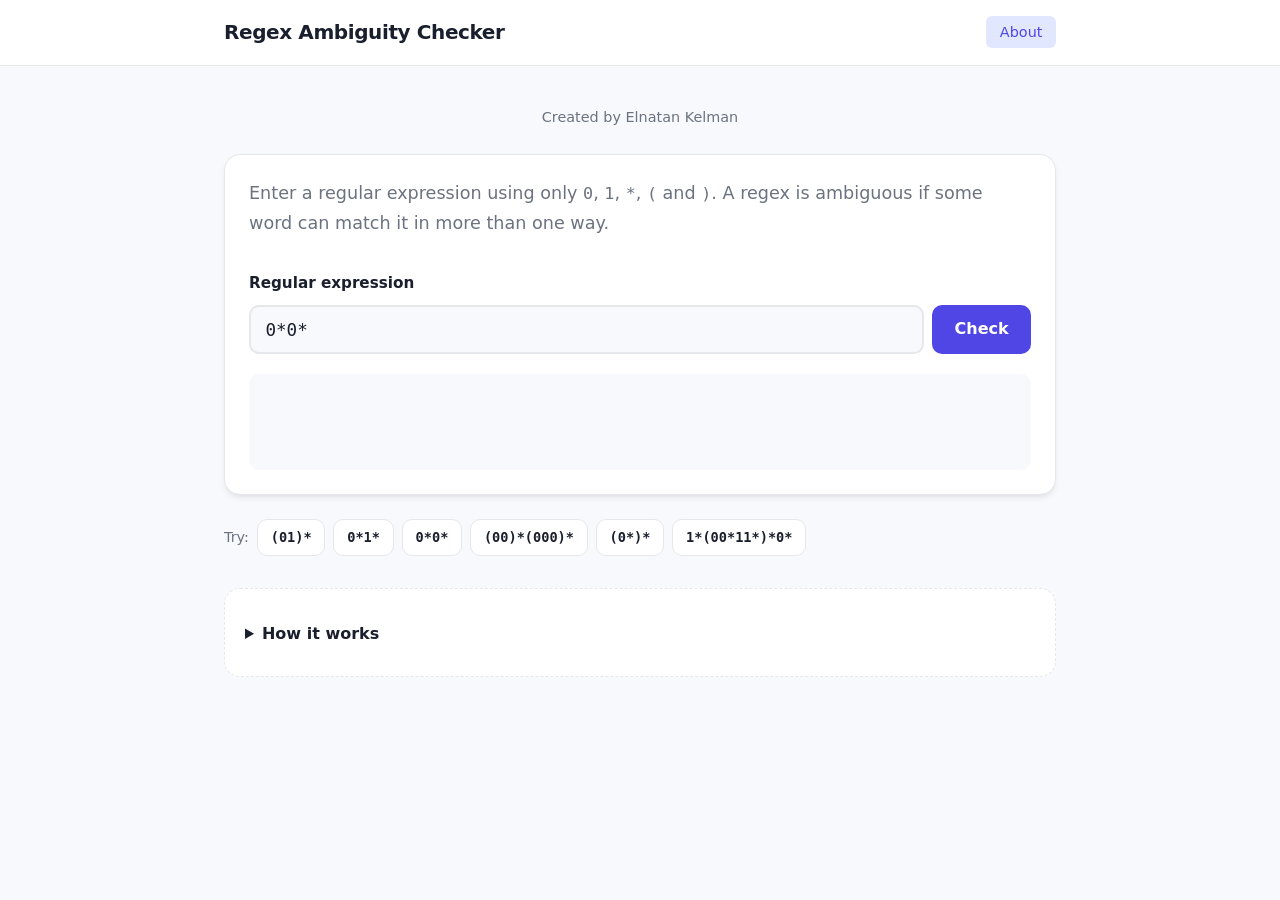
<file: index.html>
<!DOCTYPE html>

<html lang="en">
<head>
  <meta charset="utf-8">
  <meta name="viewport" content="width=device-width, initial-scale=1">
  <title>Regex Ambiguity Checker</title>
  <link rel="stylesheet" href="style.css">
</head>
<body>
  <header class="site-header">
    <div class="header-content">
      <h1>Regex Ambiguity Checker</h1>
      <nav>
        <a href="about.html" class="nav-link">About</a>
      </nav>
    </div>
  </header>

  <main>
    <p class="inspiration-line">Created by Elnatan Kelman</p>

<div class="checker-card">
  <p class="lead">Enter a regular expression using only <code>0</code>, <code>1</code>, <code>*</code>, <code>(</code> and <code>)</code>. A regex is ambiguous if some word can match it in more than one way.</p>

  <label for="regex">Regular expression</label>
  <div class="input-row">
    <input id="regex" type="text" value="0*0*" autocomplete="off" spellcheck="false">
    <button id="check" type="button">
      <span class="btn-text">Check</span>
      <span class="btn-loading" aria-hidden="true">
        <span class="spinner"></span>
        Checking…
      </span>
    </button>
  </div>

  <div id="result" role="status" aria-live="polite"></div>
</div>

<div class="example-chips">
  <span class="examples-label">Try:</span>
  <button type="button" class="chip" data-regex="(01)*">(01)*</button>
  <button type="button" class="chip" data-regex="0*1*">0*1*</button>
  <button type="button" class="chip" data-regex="0*0*">0*0*</button>
  <button type="button" class="chip" data-regex="(00)*(000)*">(00)*(000)*</button>
  <button type="button" class="chip" data-regex="(0*)*">(0*)*</button>
  <button type="button" class="chip" data-regex="1*(00*11*)*0*">1*(00*11*)*0*</button>
</div>

<details class="how-it-works">
  <summary>How it works</summary>
  <p>The expression is parsed into a tree, converted to a Glushkov automaton, and checked for multiple accepting paths on the same word. <a href="about.html#algorithm">Learn more about the algorithm →</a></p>
</details>

  </main>

  <script>
    class Parser {
      constructor(input) {
        this.input = input;
        this.pos = 0;
      }

      parse() {
        const ast = this.parseExpr();
        if (this.pos < this.input.length) {
          throw new Error(`Unexpected character '${this.input[this.pos]}' at position ${this.pos}`);
        }
        return ast;
      }

      parseExpr() {
        return this.parseConcat();
      }

      parseConcat() {
        let left = this.parseUnion();
        while (this.pos < this.input.length) {
          const c = this.input[this.pos];
          if (c === '0' || c === '1' || c === '(') {
            const right = this.parseUnion();
            left = { type: 'cat', left, right };
          } else {
            break;
          }
        }
        return left;
      }

      parseUnion() {
        let left = this.parseStar();
        while (this.pos < this.input.length && this.input[this.pos] === '|') {
          this.pos++;
          const right = this.parseStar();
          left = { type: 'union', left, right };
        }
        return left;
      }

      parseStar() {
        let node = this.parseAtom();
        while (this.pos < this.input.length && this.input[this.pos] === '*') {
          this.pos++;
          node = { type: 'star', child: node };
        }
        return node;
      }

      parseAtom() {
        if (this.pos >= this.input.length) {
          throw new Error('Unexpected end of input');
        }
        const c = this.input[this.pos];
        if (c === '0' || c === '1') {
          this.pos++;
          return { type: 'sym', value: c };
        }
        if (c === '(') {
          this.pos++;
          const inner = this.parseExpr();
          if (this.pos >= this.input.length || this.input[this.pos] !== ')') {
            throw new Error('Missing closing parenthesis');
          }
          this.pos++;
          return inner;
        }
        throw new Error(`Unexpected character '${c}' at position ${this.pos}`);
      }
    }

    class AmbiguityChecker {
      constructor() {
        this.positionCounter = 0;
        this.positions = [];
      }

      check(regex) {
        const parser = new Parser(regex);
        const ast = parser.parse();

        const emptyWays = this.countEmptyMatches(ast);
        if (emptyWays >= 2) {
          return { ambiguous: true, witness: 'ε (empty word)' };
        }

        this.positionCounter = 0;
        this.positions = [];
        const labeled = this.labelPositions(ast);
        
        const nullable = this.computeNullable(labeled);
        const first = this.computeFirst(labeled);
        const last = this.computeLast(labeled);
        const follow = this.computeFollow(labeled);

        const n = this.positionCounter;
        if (n === 0) {
          return { ambiguous: false };
        }

        const transitions = this.buildTransitions(first, follow);

        const accepting = new Set();
        for (const p of last) accepting.add(p);
        if (nullable) accepting.add(-1);

        const result = this.searchProduct(transitions, accepting);
        return result;
      }

      countEmptyMatches(node) {
        if (!node) return 0;
        switch (node.type) {
          case 'sym': return 0;
          case 'cat': {
            const leftWays = this.countEmptyMatches(node.left);
            if (leftWays === 0) return 0;
            const rightWays = this.countEmptyMatches(node.right);
            return Math.min(2, leftWays * rightWays);
          }
          case 'union': {
            const leftWays = this.countEmptyMatches(node.left);
            const rightWays = this.countEmptyMatches(node.right);
            return Math.min(2, leftWays + rightWays);
          }
          case 'star': {
            const childWays = this.countEmptyMatches(node.child);
            return childWays > 0 ? 2 : 1;
          }
          default: return 1;
        }
      }

      labelPositions(node) {
        if (!node) return node;
        switch (node.type) {
          case 'sym': {
            const pos = this.positionCounter++;
            this.positions.push({ pos, symbol: node.value });
            return { ...node, position: pos };
          }
          case 'cat':
            return { ...node, left: this.labelPositions(node.left), right: this.labelPositions(node.right) };
          case 'union':
            return { ...node, left: this.labelPositions(node.left), right: this.labelPositions(node.right) };
          case 'star':
            return { ...node, child: this.labelPositions(node.child) };
          default:
            return node;
        }
      }

      computeNullable(node) {
        if (!node) return true;
        switch (node.type) {
          case 'sym': return false;
          case 'cat': return this.computeNullable(node.left) && this.computeNullable(node.right);
          case 'union': return this.computeNullable(node.left) || this.computeNullable(node.right);
          case 'star': return true;
          default: return true;
        }
      }

      computeFirst(node) {
        const result = new Set();
        this.collectFirst(node, result);
        return result;
      }

      collectFirst(node, set) {
        if (!node) return;
        switch (node.type) {
          case 'sym':
            set.add(node.position);
            break;
          case 'cat':
            this.collectFirst(node.left, set);
            if (this.computeNullable(node.left)) {
              this.collectFirst(node.right, set);
            }
            break;
          case 'union':
            this.collectFirst(node.left, set);
            this.collectFirst(node.right, set);
            break;
          case 'star':
            this.collectFirst(node.child, set);
            break;
        }
      }

      computeLast(node) {
        const result = new Set();
        this.collectLast(node, result);
        return result;
      }

      collectLast(node, set) {
        if (!node) return;
        switch (node.type) {
          case 'sym':
            set.add(node.position);
            break;
          case 'cat':
            if (this.computeNullable(node.right)) {
              this.collectLast(node.left, set);
            }
            this.collectLast(node.right, set);
            break;
          case 'union':
            this.collectLast(node.left, set);
            this.collectLast(node.right, set);
            break;
          case 'star':
            this.collectLast(node.child, set);
            break;
        }
      }

      computeFollow(node) {
        const follow = new Map();
        this.collectFollow(node, follow);
        return follow;
      }

      collectFollow(node, followMap) {
        if (!node) return;
        switch (node.type) {
          case 'sym':
            break;
          case 'cat': {
            const lastLeft = this.collectLastAsSet(node.left);
            const firstRight = this.collectFirstAsSet(node.right);
            for (const p of lastLeft) {
              if (!followMap.has(p)) followMap.set(p, new Set());
              for (const q of firstRight) followMap.get(p).add(q);
            }
            this.collectFollow(node.left, followMap);
            this.collectFollow(node.right, followMap);
            break;
          }
          case 'union':
            this.collectFollow(node.left, followMap);
            this.collectFollow(node.right, followMap);
            break;
          case 'star': {
            const lastSet = this.collectLastAsSet(node.child);
            const firstSet = this.collectFirstAsSet(node.child);
            for (const p of lastSet) {
              if (!followMap.has(p)) followMap.set(p, new Set());
              for (const q of firstSet) followMap.get(p).add(q);
            }
            this.collectFollow(node.child, followMap);
            break;
          }
        }
      }

      collectFirstAsSet(node) {
        const set = new Set();
        this.collectFirst(node, set);
        return set;
      }

      collectLastAsSet(node) {
        const set = new Set();
        this.collectLast(node, set);
        return set;
      }

      buildTransitions(first, follow) {
        const transitions = new Map();
        
        for (const pos of first) {
          const sym = this.positions.find(p => p.pos === pos)?.symbol;
          if (!transitions.has(-1)) transitions.set(-1, new Map());
          if (!transitions.get(-1).has(sym)) transitions.get(-1).set(sym, []);
          transitions.get(-1).get(sym).push(pos);
        }
        
        for (const [p, follows] of follow) {
          for (const q of follows) {
            const sym = this.positions.find(pos => pos.pos === q)?.symbol;
            if (!transitions.has(p)) transitions.set(p, new Map());
            if (!transitions.get(p).has(sym)) transitions.get(p).set(sym, []);
            transitions.get(p).get(sym).push(q);
          }
        }
        
        return transitions;
      }

      searchProduct(transitions, accepting) {
        const startState = [-1, -1];
        
        const visited = new Set();
        const queue = [startState];
        visited.add(this.stateKey(startState));
        
        const reachable = new Set();
        reachable.add(this.stateKey(startState));
        
        while (queue.length > 0) {
          const [p, q] = queue.shift();
          
          const pTrans = transitions.get(p) || new Map();
          const qTrans = transitions.get(q) || new Map();
          
          for (const [sym, pTargets] of pTrans) {
            const qTargets = qTrans.get(sym) || [];
            for (const pNext of pTargets) {
              for (const qNext of qTargets) {
                const key = this.stateKey([pNext, qNext]);
                if (!visited.has(key)) {
                  visited.add(key);
                  reachable.add(key);
                  queue.push([pNext, qNext]);
                }
              }
            }
          }
        }
        
        const reverseTrans = new Map();
        for (const [from, syms] of transitions) {
          for (const [sym, targets] of syms) {
            for (const to of targets) {
              if (!reverseTrans.has(to)) reverseTrans.set(to, new Map());
              if (!reverseTrans.get(to).has(sym)) reverseTrans.get(to).set(sym, []);
              reverseTrans.get(to).get(sym).push(from);
            }
          }
        }
        
        const coReachable = new Set();
        const coQueue = [];
        
        for (const a of accepting) {
          for (const b of accepting) {
            const key = this.stateKey([a, b]);
            if (reachable.has(key)) {
              coReachable.add(key);
              coQueue.push([a, b]);
            }
          }
        }
        
        const coVisited = new Set(coReachable);
        while (coQueue.length > 0) {
          const [p, q] = coQueue.shift();
          
          const pRev = reverseTrans.get(p) || new Map();
          const qRev = reverseTrans.get(q) || new Map();
          
          for (const [sym, pSources] of pRev) {
            const qSources = qRev.get(sym) || [];
            for (const pPrev of pSources) {
              for (const qPrev of qSources) {
                const key = this.stateKey([pPrev, qPrev]);
                if (!coVisited.has(key) && reachable.has(key)) {
                  coVisited.add(key);
                  coReachable.add(key);
                  coQueue.push([pPrev, qPrev]);
                }
              }
            }
          }
        }
        
        for (const key of reachable) {
          if (coReachable.has(key)) {
            const [p, q] = this.parseStateKey(key);
            if (p !== q) {
              const word = this.reconstructWord([p, q], transitions, accepting);
              return { ambiguous: true, witness: word ? `"${word}"` : 'some word' };
            }
          }
        }
        
        return { ambiguous: false };
      }

      stateKey([p, q]) {
        return `${p}:${q}`;
      }

      parseStateKey(key) {
        const [p, q] = key.split(':').map(Number);
        return [p, q];
      }

      reconstructWord(divergentState, transitions, accepting) {
        const [targetP, targetQ] = divergentState;
        const startState = [-1, -1];
        
        const visited = new Map();
        visited.set(this.stateKey(startState), '');
        const queue = [startState];
        
        while (queue.length > 0) {
          const [p, q] = queue.shift();
          const word = visited.get(this.stateKey([p, q]));
          
          if (p === targetP && q === targetQ) {
            if (accepting.has(p) && accepting.has(q)) {
              return word;
            }
            const pTrans = transitions.get(p) || new Map();
            const qTrans = transitions.get(q) || new Map();
            
            for (const [sym, pTargets] of pTrans) {
              const qTargets = qTrans.get(sym) || [];
              for (const pNext of pTargets) {
                for (const qNext of qTargets) {
                  if (accepting.has(pNext) && accepting.has(qNext)) {
                    return word + sym;
                  }
                }
              }
            }
            return word;
          }
          
          const pTrans = transitions.get(p) || new Map();
          const qTrans = transitions.get(q) || new Map();
          
          for (const [sym, pTargets] of pTrans) {
            const qTargets = qTrans.get(sym) || [];
            for (const pNext of pTargets) {
              for (const qNext of qTargets) {
                const key = this.stateKey([pNext, qNext]);
                if (!visited.has(key)) {
                  visited.set(key, word + sym);
                  queue.push([pNext, qNext]);
                }
              }
            }
          }
        }
        
        return null;
      }
    }

    const checker = new AmbiguityChecker();
    const checkBtn = document.getElementById('check');
    const regexInput = document.getElementById('regex');
    const resultDiv = document.getElementById('result');

    checkBtn.addEventListener('click', function() {
      const btn = this;
      const regexValue = regexInput.value.trim();
      
      btn.classList.add('loading');
      resultDiv.style.opacity = '0';
      
      setTimeout(() => {
        btn.classList.remove('loading');
        resultDiv.style.opacity = '1';
        
        if (regexValue === '') {
          resultDiv.innerHTML = '<p class="verdict bad">⚠ Please enter a regex</p>';
          resultDiv.className = 'result-box error';
          return;
        }
        
        try {
          const result = checker.check(regexValue);
          
          if (result.ambiguous) {
            resultDiv.innerHTML = `<p class="verdict bad">⚠ Ambiguous</p><p class="witness">Witness: ${result.witness}</p>`;
            resultDiv.className = 'result-box bad';
          } else {
            resultDiv.innerHTML = '<p class="verdict good">✓ Unambiguous</p><p class="witness">Each word has exactly one matching path.</p>';
            resultDiv.className = 'result-box good';
          }
        } catch (e) {
          resultDiv.innerHTML = `<p class="verdict bad">⚠ Error: ${e.message}</p>`;
          resultDiv.className = 'result-box error';
        }
      }, 300);
    });

    document.querySelectorAll('.chip').forEach(chip => {
      chip.addEventListener('click', function() {
        regexInput.value = this.dataset.regex;
        resultDiv.innerHTML = '';
        resultDiv.className = 'result-box';
        regexInput.focus();
      });
    });

    regexInput.addEventListener('keypress', function(e) {
      if (e.key === 'Enter') checkBtn.click();
    });
  </script>
<script data-goatcounter="https://ekthegoat.goatcounter.com/count"
        async src="//gc.zgo.at/count.js"></script>
</body>
</html>
</file>
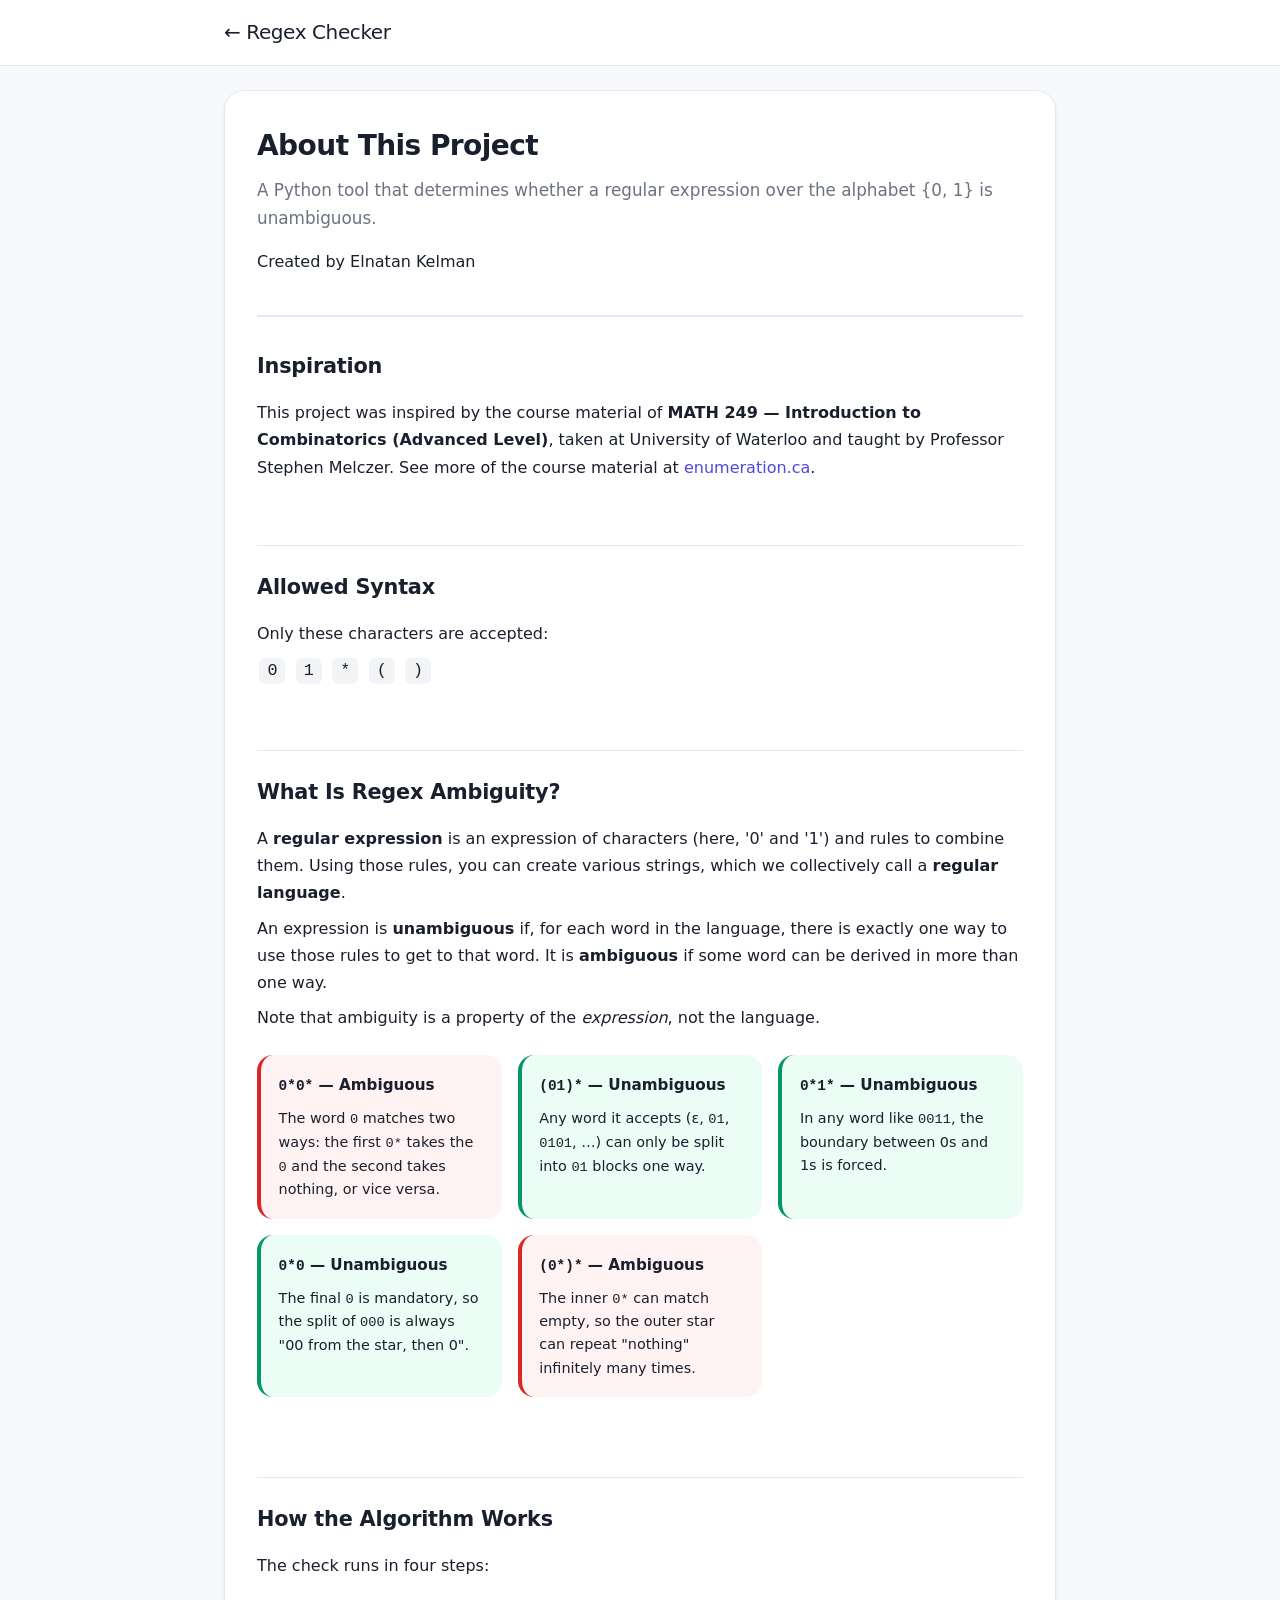
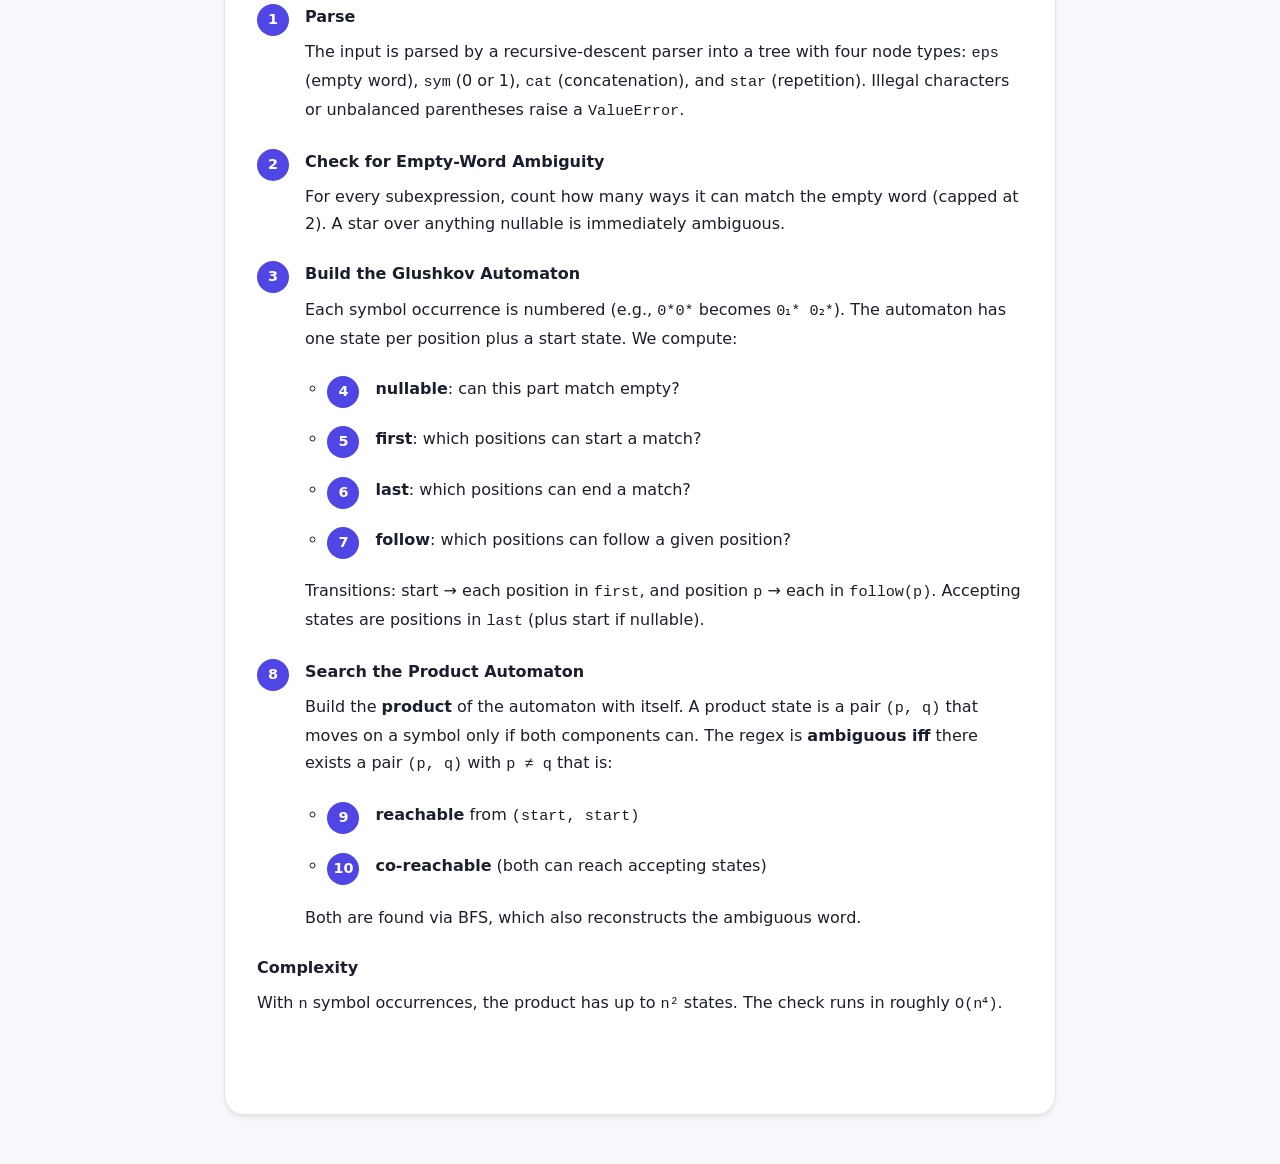
<file: about.html>
<!DOCTYPE html>

<html lang="en">
<head>
  <meta charset="utf-8">
  <meta name="viewport" content="width=device-width, initial-scale=1">
  <title>About — Regex Ambiguity Checker</title>
  <link rel="stylesheet" href="style.css">
</head>
<body>
  <header class="site-header">
    <div class="header-content">
      <h1><a href="index.html" class="back-link">← Regex Checker</a></h1>
    </div>
  </header>

  <main class="about-page">
    <article class="content-article">
      <header class="article-header">
        <h2>About This Project</h2>
        <p class="article-intro">A Python tool that determines whether a regular expression over the alphabet {0, 1} is unambiguous.</p>
        <p>Created by Elnatan Kelman</p>
      </header>

  <section id="inspiration">
    <h3>Inspiration</h3>
    <p>This project was inspired by the course material of <strong>MATH 249 — Introduction to Combinatorics (Advanced Level)</strong>, taken at University of Waterloo and taught by Professor Stephen Melczer. See more of the course material at <a href="https://enumeration.ca" target="_blank" rel="noopener">enumeration.ca</a>.</p>
  </section>

  <section id="syntax">
    <h3>Allowed Syntax</h3>
    <p>Only these characters are accepted:</p>
    <p class="syntax-list"><code>0</code> <code>1</code> <code>*</code> <code>(</code> <code>)</code></p>
  </section>


  <section id="what-is-ambiguity">
    <h3>What Is Regex Ambiguity?</h3>
    <p>A <strong>regular expression</strong> is an expression of characters (here, '0' and '1') and rules to combine them. Using those rules, you can create various strings, which we collectively call a <strong>regular language</strong>.</p>
    <p>An expression is <strong>unambiguous</strong> if, for each word in the language, there is exactly one way to use those rules to get to that word. It is <strong>ambiguous</strong> if some word can be derived in more than one way.</p>
    <p>Note that ambiguity is a property of the <em>expression</em>, not the language.</p>

    <div class="examples-grid">
      <div class="example-card ambiguous">
        <h4><code>0*0*</code> — Ambiguous</h4>
        <p>The word <code>0</code> matches two ways: the first <code>0*</code> takes the <code>0</code> and the second takes nothing, or vice versa.</p>
      </div>

      <div class="example-card unambiguous">
        <h4><code>(01)*</code> — Unambiguous</h4>
        <p>Any word it accepts (ε, <code>01</code>, <code>0101</code>, …) can only be split into <code>01</code> blocks one way.</p>
      </div>

      <div class="example-card unambiguous">
        <h4><code>0*1*</code> — Unambiguous</h4>
        <p>In any word like <code>0011</code>, the boundary between 0s and 1s is forced.</p>
      </div>

      <div class="example-card unambiguous">
        <h4><code>0*0</code> — Unambiguous</h4>
        <p>The final <code>0</code> is mandatory, so the split of <code>000</code> is always "00 from the star, then 0".</p>
      </div>

      <div class="example-card ambiguous">
        <h4><code>(0*)*</code> — Ambiguous</h4>
        <p>The inner <code>0*</code> can match empty, so the outer star can repeat "nothing" infinitely many times.</p>
      </div>
    </div>

  </section>

  <section id="algorithm">
    <h3>How the Algorithm Works</h3>
    <p>The check runs in four steps:</p>

    <ol class="steps-list">
      <li>
        <h4>Parse</h4>
        <p>The input is parsed by a recursive-descent parser into a tree with four node types: <code>eps</code> (empty word), <code>sym</code> (0 or 1), <code>cat</code> (concatenation), and <code>star</code> (repetition). Illegal characters or unbalanced parentheses raise a <code>ValueError</code>.</p>
      </li>

      <li>
        <h4>Check for Empty-Word Ambiguity</h4>
        <p>For every subexpression, count how many ways it can match the empty word (capped at 2). A star over anything nullable is immediately ambiguous.</p>
      </li>

      <li>
        <h4>Build the Glushkov Automaton</h4>
        <p>Each symbol occurrence is numbered (e.g., <code>0*0*</code> becomes <code>0₁* 0₂*</code>). The automaton has one state per position plus a start state. We compute:</p>
        <ul>
          <li><strong>nullable</strong>: can this part match empty?</li>
          <li><strong>first</strong>: which positions can start a match?</li>
          <li><strong>last</strong>: which positions can end a match?</li>
          <li><strong>follow</strong>: which positions can follow a given position?</li>
        </ul>
        <p>Transitions: start → each position in <code>first</code>, and position <code>p</code> → each in <code>follow(p)</code>. Accepting states are positions in <code>last</code> (plus start if nullable).</p>
      </li>

      <li>
        <h4>Search the Product Automaton</h4>
        <p>Build the <strong>product</strong> of the automaton with itself. A product state is a pair <code>(p, q)</code> that moves on a symbol only if both components can. The regex is <strong>ambiguous iff</strong> there exists a pair <code>(p, q)</code> with <code>p ≠ q</code> that is:</p>
        <ul>
          <li><strong>reachable</strong> from <code>(start, start)</code></li>
          <li><strong>co-reachable</strong> (both can reach accepting states)</li>
        </ul>
        <p>Both are found via BFS, which also reconstructs the ambiguous word.</p>
      </li>
    </ol>

    <h4>Complexity</h4>
    <p>With <code>n</code> symbol occurrences, the product has up to <code>n²</code> states. The check runs in roughly <code>O(n⁴)</code>.</p>
  </section>
<!--
  <section id="one-unambiguity">
    <h3>One-Unambiguity</h3>
    <p><code>is_one_unambiguous(regex)</code> checks a stricter property: after each symbol, the next position is determined by one character of lookahead. Every one-unambiguous regex is unambiguous, but not vice versa. For example, <code>0*0</code> is unambiguous but not one-unambiguous — on reading a <code>0</code>, you can't tell if it's the last one.</p>
  </section>

  <section id="tests">
    <h3>Running the Tests</h3>
    <pre><code>pip install pytest

pytest</code></pre>
<p>The test suite covers:</p>
<ol>
<li><strong>Known cases</strong> — regexes that must be ambiguous or unambiguous</li>
<li><strong>Error handling</strong> — bad input must raise <code>ValueError</code></li>
<li><strong>Brute-force comparison</strong> — 300 random regexes checked against exhaustive enumeration up to length 8</li>
<li><strong>Witness verification</strong> — returned ambiguous words actually have multiple matches</li>
</ol>
</section> 
      -->
</article>

  </main>
  <script data-goatcounter="https://ekthegoat.goatcounter.com/count"
        async src="//gc.zgo.at/count.js"></script>
</body>
</html>
</file>
<file: style.css>
:root {
--bg: #fafbfe;
--ink: #1f2937;
--muted: #6b7287;
--line: #e5e7eb;
--accent: #6366f1;
--accent-soft: #eef2ff;
--bad: #dc2626;
--bad-soft: #fef2f2;
--good: #059669;
--good-soft: #ecfdf5;
--card-bg: #ffffff;
--code-bg: #f8fafc;
--shadow-sm: 0 1px 3px rgba(0, 0, 0, 0.08);
--shadow: 0 4px 12px rgba(0, 0, 0, 0.08);
--shadow-lg: 0 10px 40px rgba(0, 0, 0, 0.12);
--radius-xl: 20px;
--radius-lg: 14px;
--radius-md: 10px;
--radius-sm: 8px;
}

@media (prefers-color-scheme: dark) {
:root {
--bg: #0b0d11;
--ink: #e5e7eb;
--muted: #9ca3af;
--line: #27272a;
--accent: #818cf8;
--accent-soft: #1e1b4b;
--bad: #f87171;
--bad-soft: #450a0a;
--good: #34d399;
--good-soft: #064e3b;
--card-bg: #13151a;
--code-bg: #1a1d24;
--shadow-sm: 0 1px 3px rgba(0, 0, 0, 0.3);
--shadow: 0 4px 12px rgba(0, 0, 0, 0.4);
--shadow-lg: 0 10px 40px rgba(0, 0, 0, 0.5);
}
}

- { box-sizing: border-box; }

body {
margin: 0;
background: var(--bg);
color: var(--ink);
font: 1rem/1.65 system-ui, -apple-system, "Segoe UI", sans-serif;
-webkit-font-smoothing: antialiased;
}

.site-header {
background: var(--card-bg);
border-bottom: 1px solid var(--line);
padding: 0.9rem 0;
position: sticky;
top: 0;
z-index: 100;
}

.header-content {
max-width: 56rem;
margin: 0 auto;
padding: 0 1.5rem;
display: flex;
justify-content: space-between;
align-items: center;
}

.header-content h1 {
font-size: 1.15rem;
margin: 0;
font-weight: 600;
letter-spacing: -0.01em;
}

.header-content h1 a {
color: var(--ink);
text-decoration: none;
}

.nav-link {
color: var(--accent);
text-decoration: none;
font-weight: 500;
padding: 0.45rem 0.9rem;
border-radius: var(--radius-sm);
background: var(--accent-soft);
font-size: 0.9rem;
transition: all 0.2s ease;
}

.nav-link:hover {
background: var(--accent);
color: #fff;
}

.back-link {
color: var(--accent);
text-decoration: none;
font-weight: 500;
transition: opacity 0.2s ease;
}

.back-link:hover {
opacity: 0.8;
}

main {
max-width: 56rem;
margin: 0 auto;
padding: 2rem 1.5rem 4rem;
}

.inspiration-line {
color: var(--muted);
font-size: 0.9rem;
margin: 0 0 1.5rem;
text-align: center;
}

.inspiration-line a {
color: var(--accent);
text-decoration: none;
}

.inspiration-line a:hover {
text-decoration: underline;
}

.lead {
color: var(--muted);
margin: 0 0 1.25rem;
font-size: 1rem;
line-height: 1.6;
}

.checker-card {
background: var(--card-bg);
border-radius: var(--radius-xl);
padding: 1.75rem;
box-shadow: var(--shadow);
border: 1px solid var(--line);
margin-bottom: 1.5rem;
}

label {
display: block;
font-weight: 600;
margin-bottom: 0.5rem;
font-size: 0.9rem;
color: var(--ink);
}

.input-row {
display: flex;
gap: 0.5rem;
}

input {
flex: 1;
min-width: 0;
font-size: 1.05rem;
padding: 0.75rem 1rem;
border: 2px solid var(--line);
border-radius: var(--radius-lg);
background: var(--bg);
color: var(--ink);
transition: all 0.2s ease;
font-family: ui-monospace, "SF Mono", Menlo, Consolas, monospace;
}

input:focus {
outline: none;
border-color: var(--accent);
box-shadow: 0 0 0 4px var(--accent-soft);
}

button {
font: inherit;
cursor: pointer;
border-radius: var(--radius-lg);
border: none;
background: var(--accent);
color: #fff;
padding: 0.75rem 1.5rem;
font-weight: 600;
font-size: 0.95rem;
transition: all 0.2s ease;
position: relative;
overflow: hidden;
display: flex;
align-items: center;
gap: 0.5rem;
}

button:hover {
transform: translateY(-1px);
box-shadow: var(--shadow);
}

button:active {
transform: translateY(0);
}

button.loading {
pointer-events: none;
opacity: 0.85;
}

button .btn-loading {
display: none;
align-items: center;
gap: 0.5rem;
}

button.loading .btn-text {
display: none;
}

button.loading .btn-loading {
display: flex;
}

.spinner {
width: 16px;
height: 16px;
border: 2px solid rgba(255, 255, 255, 0.3);
border-top-color: #fff;
border-radius: 50%;
animation: spin 0.7s linear infinite;
}

@keyframes spin {
to { transform: rotate(360deg); }
}

#result {
margin-top: 1.25rem;
padding: 1rem 1.25rem;
border-radius: var(--radius-md);
background: var(--bg);
min-height: 3.5rem;
transition: opacity 0.2s ease;
}

#result.error { background: var(--bad-soft); }
#result.good { background: var(--good-soft); }
#result.bad { background: var(--bad-soft); }

.verdict {
font-size: 1.25rem;
font-weight: 700;
margin: 0 0 0.2rem;
}

.verdict.good { color: var(--good); }
.verdict.bad { color: var(--bad); }

.witness {
margin: 0;
color: var(--muted);
font-size: 0.9rem;
}

.example-chips {
display: flex;
flex-wrap: wrap;
align-items: center;
gap: 0.5rem;
margin: 1.25rem 0;
}

.examples-label {
color: var(--muted);
font-size: 0.9rem;
}

.chip {
background: var(--card-bg);
color: var(--ink);
border: 1px solid var(--line);
padding: 0.4rem 0.8rem;
font-family: ui-monospace, Menlo, Consolas, monospace;
font-size: 0.85rem;
border-radius: var(--radius-md);
cursor: pointer;
transition: all 0.15s ease;
}

.chip:hover {
background: var(--accent-soft);
border-color: var(--accent);
color: var(--accent);
}

.how-it-works {
margin-top: 2rem;
padding: 1.25rem;
background: var(--card-bg);
border-radius: var(--radius-lg);
border: 1px dashed var(--line);
}

details summary {
cursor: pointer;
color: var(--ink);
font-weight: 600;
padding: 0.25rem 0;
transition: color 0.2s ease;
}

details summary:hover {
color: var(--accent);
}

details p {
color: var(--muted);
margin: 0.75rem 0 0;
line-height: 1.6;
}

details a {
color: var(--accent);
}

/* About page */
.about-page {
padding-top: 1.5rem;
}

.content-article {
background: var(--card-bg);
border-radius: var(--radius-xl);
padding: 2rem;
box-shadow: var(--shadow);
border: 1px solid var(--line);
}

.article-header {
margin-bottom: 2rem;
padding-bottom: 1.5rem;
border-bottom: 2px solid var(--accent-soft);
}

.article-header h2 {
font-size: 1.75rem;
margin: 0 0 0.5rem;
letter-spacing: -0.02em;
}

.article-intro {
color: var(--muted);
font-size: 1.05rem;
margin: 0;
}

section {
margin: 2rem 0;
padding: 1.5rem 0;
border-top: 1px solid var(--line);
}

section:first-of-type {
margin-top: 0;
padding-top: 0;
border-top: none;
}

section h3 {
font-size: 1.3rem;
margin: 0 0 1rem;
color: var(--ink);
letter-spacing: -0.01em;
}

section h4 {
font-size: 1rem;
margin: 1.25rem 0 0.5rem;
color: var(--ink);
font-weight: 600;
}

section h4:first-child {
margin-top: 0;
}

section p {
margin: 0.5rem 0;
line-height: 1.7;
color: var(--ink);
}

section ul, section ol {
margin: 0.75rem 0 0.75rem 1.4rem;
padding: 0;
}

section li {
margin: 0.4rem 0;
line-height: 1.65;
}

.syntax-list {
font-size: 1.1rem;
}

.syntax-list code {
background: var(--code-bg);
padding: 0.2rem 0.5rem;
border-radius: var(--radius-sm);
margin: 0 0.15rem;
}

pre {
background: var(--code-bg);
padding: 1.1rem;
border-radius: var(--radius-lg);
overflow-x: auto;
margin: 0.75rem 0;
font-size: 0.88rem;
line-height: 1.6;
border: 1px solid var(--line);
}

code {
font-family: ui-monospace, "SF Mono", Menlo, Consolas, monospace;
font-size: 0.9em;
}

.examples-grid {
display: grid;
grid-template-columns: repeat(auto-fit, minmax(240px, 1fr));
gap: 1rem;
margin: 1.5rem 0;
}

.example-card {
padding: 1.1rem;
border-radius: var(--radius-lg);
border-left: 4px solid var(--accent);
background: var(--code-bg);
}

.example-card h4 {
margin: 0 0 0.5rem;
font-size: 0.95rem;
}

.example-card p {
margin: 0;
font-size: 0.9rem;
line-height: 1.6;
}

.example-card.ambiguous {
border-left-color: var(--bad);
background: var(--bad-soft);
}

.example-card.unambiguous {
border-left-color: var(--good);
background: var(--good-soft);
}

.key-insight {
font-style: italic;
color: var(--muted);
background: var(--accent-soft);
padding: 1rem 1.25rem;
border-radius: var(--radius-lg);
margin: 1.5rem 0;
}

.steps-list {
counter-reset: step;
list-style: none;
margin: 1.5rem 0 0;
padding: 0;
}

.steps-list li {
counter-increment: step;
margin: 1.5rem 0;
padding-left: 3rem;
position: relative;
}

.steps-list li::before {
content: counter(step);
position: absolute;
left: 0;
top: 0;
width: 2rem;
height: 2rem;
background: var(--accent);
color: #fff;
border-radius: 50%;
display: flex;
align-items: center;
justify-content: center;
font-weight: 700;
font-size: 0.9rem;
}

.steps-list h4 {
margin-top: 0;
}

a {
color: var(--accent);
text-decoration: none;
transition: all 0.2s ease;
}

a:hover {
text-decoration: underline;
}

@media (max-width: 640px) {
.header-content {
flex-direction: column;
gap: 0.75rem;
text-align: center;
}

main {
padding: 1.5rem 1rem 3rem;
}

.checker-card {
padding: 1.25rem;
}

.input-row {
flex-direction: column;
}

button {
width: 100%;
justify-content: center;
}

.content-article {
padding: 1.5rem;
}

.examples-grid {
grid-template-columns: 1fr;
}

.steps-list li {
padding-left: 0;
margin-left: 0.5rem;
}

.steps-list li::before {
width: 1.5rem;
height: 1.5rem;
font-size: 0.8rem;
}
}:root {
--bg: #f8f9fc;
--ink: #1a1f2e;
--muted: #6b7280;
--line: #e5e7eb;
--accent: #4f46e5;
--accent-soft: #e0e7ff;
--bad: #dc2626;
--bad-soft: #fef2f2;
--good: #059669;
--good-soft: #ecfdf5;
--section-bg: #ffffff;
--code-bg: #f3f4f6;
--shadow: 0 4px 6px -1px rgba(0, 0, 0, 0.07), 0 2px 4px -2px rgba(0, 0, 0, 0.06);
--shadow-hover: 0 10px 15px -3px rgba(0, 0, 0, 0.1), 0 4px 6px -4px rgba(0, 0, 0, 0.1);
--radius-lg: 16px;
--radius-md: 10px;
--radius-sm: 6px;
}

@media (prefers-color-scheme: dark) {
:root {
--bg: #0f1115;
--ink: #e5e7eb;
--muted: #9ca3af;
--line: #27272a;
--accent: #818cf8;
--accent-soft: #312e81;
--bad: #f87171;
--bad-soft: #450a0a;
--good: #34d399;
--good-soft: #064e3b;
--section-bg: #18181b;
--code-bg: #1f1f22;
--shadow: 0 4px 6px -1px rgba(0, 0, 0, 0.3);
--shadow-hover: 0 10px 15px -3px rgba(0, 0, 0, 0.4);
}
}

- { box-sizing: border-box; }

body {
margin: 0;
background: var(--bg);
color: var(--ink);
font: 1rem/1.65 system-ui, -apple-system, "Segoe UI", sans-serif;
-webkit-font-smoothing: antialiased;
}

.site-header {
background: var(--section-bg);
border-bottom: 1px solid var(--line);
padding: 1rem 0;
position: sticky;
top: 0;
z-index: 100;
}

.header-content {
max-width: 52rem;
margin: 0 auto;
padding: 0 1.5rem;
display: flex;
justify-content: space-between;
align-items: center;
}

.header-content h1 {
font-size: 1.25rem;
margin: 0;
letter-spacing: -0.02em;
}

.nav-link {
color: var(--accent);
text-decoration: none;
font-weight: 500;
padding: 0.5rem 0.85rem;
border-radius: var(--radius-sm);
background: var(--accent-soft);
transition: all 0.2s ease;
}

.nav-link:hover {
background: var(--accent);
color: #fff;
}

main {
max-width: 52rem;
margin: 0 auto;
padding: 2.5rem 1.5rem 4rem;
}

.lead {
color: var(--muted);
margin: 0 0 2rem;
font-size: 1.1rem;
line-height: 1.7;
}

code, input, pre {
font-family: ui-monospace, "SF Mono", Menlo, Consolas, monospace;
font-size: 0.95em;
}

.checker-card {
background: var(--section-bg);
border-radius: var(--radius-lg);
padding: 1.5rem;
box-shadow: var(--shadow);
border: 1px solid var(--line);
margin-bottom: 1.5rem;
}

label {
display: block;
font-weight: 600;
margin-bottom: 0.6rem;
font-size: 0.95rem;
}

.row {
display: flex;
gap: 0.6rem;
}

input {
flex: 1;
min-width: 0;
font-size: 1.1rem;
padding: 0.7rem 0.9rem;
border: 2px solid var(--line);
border-radius: var(--radius-md);
background: var(--bg);
color: var(--ink);
transition: border-color 0.2s ease, box-shadow 0.2s ease;
}

input:focus {
outline: none;
border-color: var(--accent);
box-shadow: 0 0 0 3px var(--accent-soft);
}

button {
font: inherit;
cursor: pointer;
border-radius: var(--radius-md);
border: none;
background: var(--accent);
color: #fff;
padding: 0.7rem 1.4rem;
font-weight: 600;
transition: all 0.2s ease;
position: relative;
overflow: hidden;
}

button:hover {
transform: translateY(-1px);
box-shadow: var(--shadow-hover);
}

button:active {
transform: translateY(0);
}

button.loading .btn-text {
display: none;
}

button .btn-loading {
display: none;
}

button.loading .btn-loading {
display: inline;
}

#result {
margin-top: 1.25rem;
min-height: 4rem;
padding: 1rem;
border-radius: var(--radius-md);
background: var(--bg);
}

.verdict {
font-size: 1.4rem;
font-weight: 700;
margin: 0 0 0.25rem;
}

.verdict.good {
color: var(--good);
}

.verdict.bad {
color: var(--bad);
}

.witness {
margin: 0;
color: var(--muted);
font-size: 0.95rem;
}

.examples {
color: var(--muted);
margin: 1.5rem 0;
}

.ex {
background: var(--section-bg);
color: var(--ink);
border: 1px solid var(--line);
padding: 0.4rem 0.75rem;
margin: 0.25rem 0.35rem 0.25rem 0;
font-family: ui-monospace, Menlo, Consolas, monospace;
font-size: 0.9rem;
border-radius: var(--radius-sm);
cursor: pointer;
transition: all 0.15s ease;
}

.ex:hover {
background: var(--accent-soft);
border-color: var(--accent);
color: var(--accent);
}

.how-it-works {
margin-top: 2rem;
padding-top: 1.5rem;
border-top: 1px dashed var(--line);
}

details summary {
cursor: pointer;
color: var(--ink);
font-weight: 600;
padding: 0.5rem 0;
transition: color 0.2s ease;
}

details summary:hover {
color: var(--accent);
}

details p {
color: var(--muted);
line-height: 1.7;
}

.info-section {
margin-top: 2.5rem;
padding: 1.75rem;
background: var(--section-bg);
border-radius: var(--radius-lg);
border: 1px solid var(--line);
box-shadow: var(--shadow);
}

.info-section h2 {
font-size: 1.4rem;
margin: 0 0 1.25rem;
color: var(--ink);
letter-spacing: -0.01em;
}

.info-section h3 {
font-size: 1.1rem;
margin: 1.5rem 0 0.6rem;
color: var(--ink);
font-weight: 600;
}

.info-section h3:first-child {
margin-top: 0;
}

.info-section p {
margin: 0.6rem 0;
line-height: 1.7;
}

.info-section ul,
.info-section ol {
margin: 0.75rem 0 0.75rem 1.4rem;
padding: 0;
}

.info-section li {
margin: 0.4rem 0;
line-height: 1.6;
}

.subsection {
margin-top: 1.25rem;
padding-top: 1.25rem;
border-top: 1px dashed var(--line);
}

.subsection:first-child {
margin-top: 0;
padding-top: 0;
border-top: none;
}

pre {
background: var(--code-bg);
padding: 1.1rem;
border-radius: var(--radius-md);
overflow-x: auto;
margin: 0.75rem 0;
font-size: 0.9rem;
line-height: 1.6;
border: 1px solid var(--line);
}

.syntax-chars {
font-size: 1.05rem;
}

.example-item {
margin: 1rem 0;
padding: 1rem;
background: var(--code-bg);
border-radius: var(--radius-md);
border-left: 4px solid var(--accent);
}

.note {
font-style: italic;
color: var(--muted);
margin-top: 1.25rem;
padding: 1rem;
background: var(--accent-soft);
border-radius: var(--radius-md);
border: none;
}

a {
color: var(--accent);
text-decoration: none;
transition: color 0.2s ease;
}

a:hover {
color: var(--accent);
text-decoration: underline;
}

@media (max-width: 600px) {
.header-content {
flex-direction: column;
gap: 0.75rem;
text-align: center;
}

main {
padding: 1.5rem 1rem;
}

.checker-card {
padding: 1.25rem;
}

.row {
flex-direction: column;
}

.info-section {
padding: 1.25rem;
}
}
</file>
